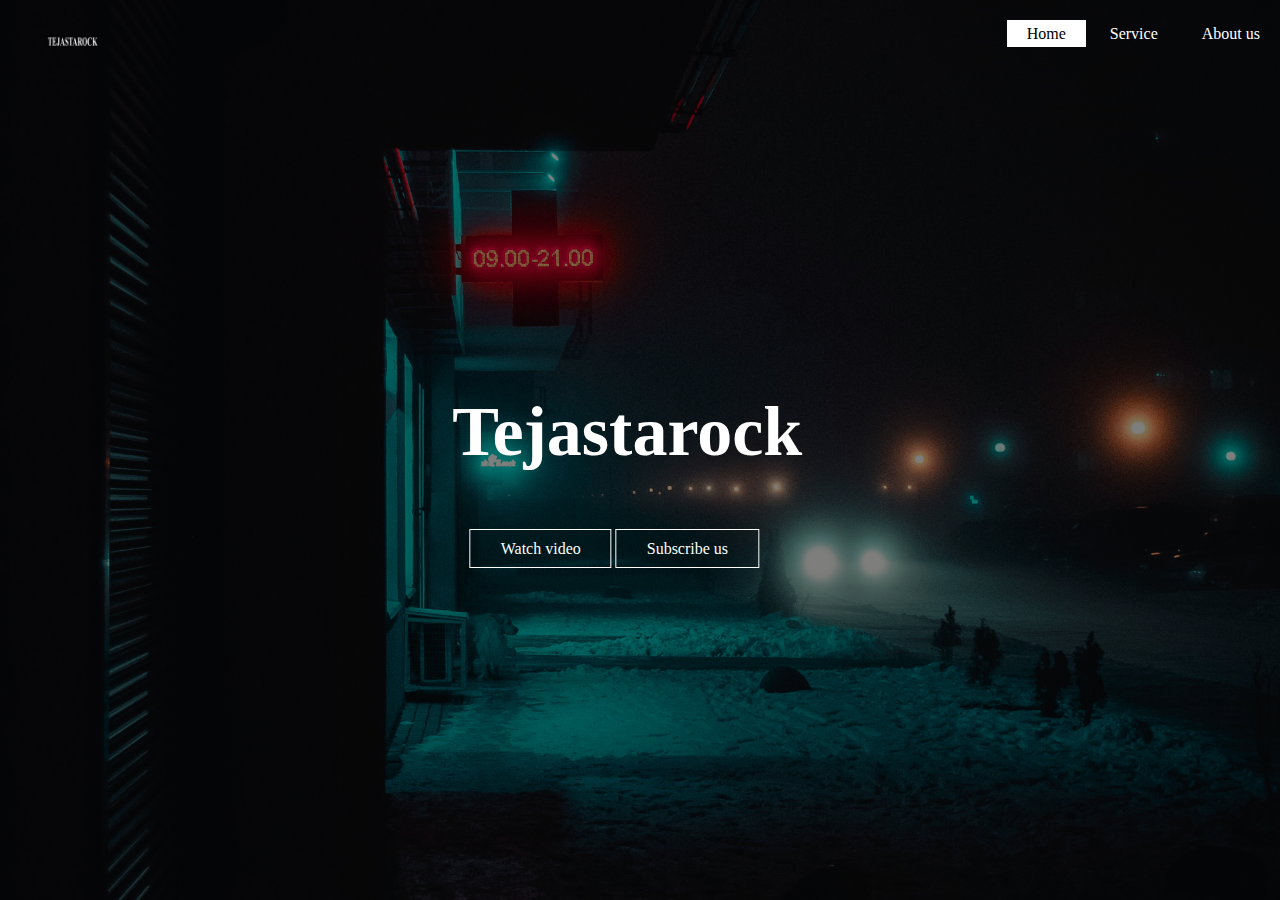
<file: index.html>
<!DOCTYPE html>
<html>
<head>
	<title>Tejastarock</title>
	<link rel="stylesheet" type="text/css" href="css/style.css">
</head>
<body>
   <header>
   	<div class="main">
   		<div class="logo">
   			<img src="logo.png">
   		</div>
   		</div>
   		<ul>
   			<li class="active"><a href="#">Home</a></li>
   			<li><a href="services.html">Service</a></li>
   			<li><a href="about.html">About us</a></li>
   		</ul>
   	</div>
   	<div class="title">
   		<h1>Tejastarock</h1>
   	</div>
   	<div class="button">
   		 <a href="https://www.youtube.com/@tejastarock4707" class="btn">Watch video</a>
   		 <a href="https://www.youtube.com/@tejastarock4707" class="btn">Subscribe us</a>
   	</div>
   </header>
</body>
</html>
</file>
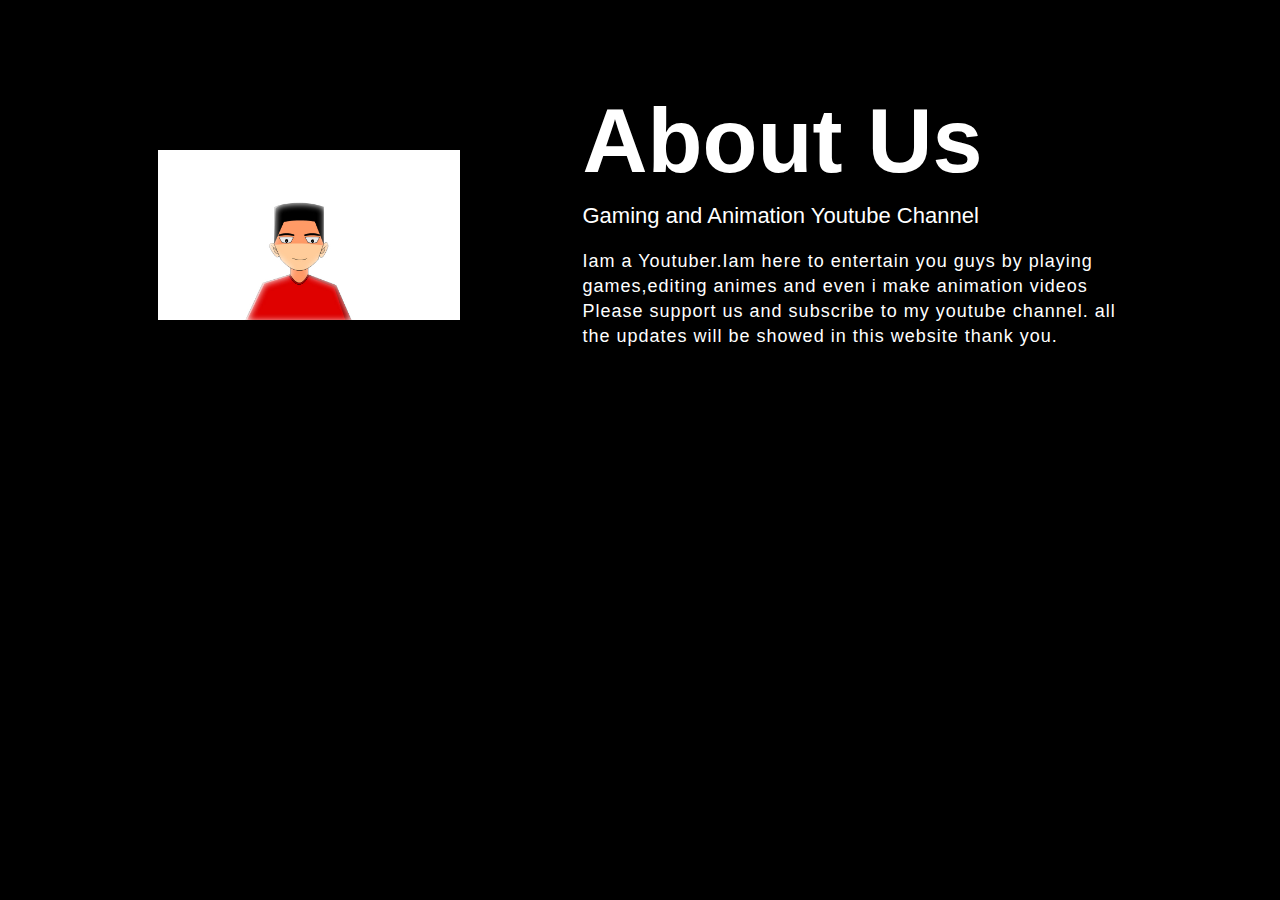
<file: about.html>
<!DOCTYPE html>
<!---Tejastarock!--->
<html lang="en">
<head>
  <meta charset="UTF-8">
  <meta name="viewport" content="width=device-width, initial-scale=1.0">
  <meta http-equiv="X-UA-Compatible" content="ie=edge">
  <title> An About Us Page | Tejastarock </title>
  <!---Custom Css File!--->
  <link rel="stylesheet" href="styles.css">
</head>
<body>
  <section class="about-us">
    <div class="about">
      <img src="tej.jpg" class="pic">
      <div class="text">
        <h2>About Us</h2>
        <h5>Gaming and<span> Animation Youtube Channel</span></h5>
          <p>Iam a Youtuber.Iam here to entertain you guys by playing games,editing animes and 
           even i make animation videos Please support us and subscribe to my youtube channel.
           all the updates will be showed in this website thank you.</p>
        <div class="data">
        </div>
      </div>
    </div>
  </section>
</body>
</html>
</file>
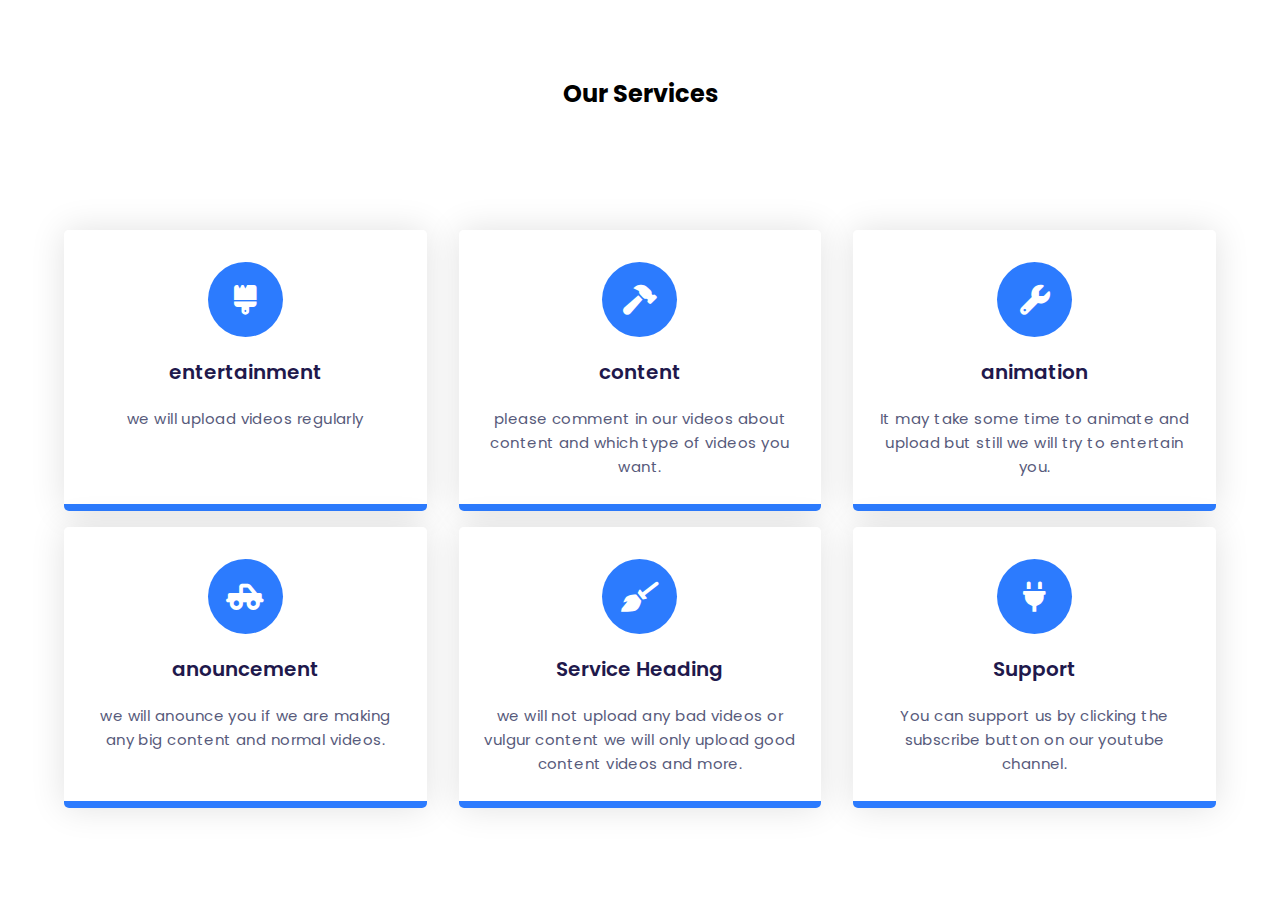
<file: services.html>
<!DOCTYPE html>
<html lang="en">
  <head>
    <meta name="viewport" content="width=device-width, initial-scale=1.0" />
    <title>Responsive Services Section</title>
    <!-- Font Awesome CDN-->
    <link
      rel="stylesheet"
      href="https://cdnjs.cloudflare.com/ajax/libs/font-awesome/6.0.0-beta3/css/all.min.css"
    />
    <!-- Google Font -->
    <link
      href="https://fonts.googleapis.com/css2?family=Poppins:wght@400;500;600&display=swap"
      rel="stylesheet"
    />
    <!-- Stylesheet -->
    <link rel="stylesheet" href="style.css" />
  </head>
  <body>
    <section>
      <div class="row">
        <h2 class="section-heading">Our Services</h2>
      </div>
      <div class="row">
        <div class="column">
          <div class="card">
            <div class="icon-wrapper">
              <i class="fas fa-brush"></i>
            </div>
            <h3>entertainment</h3>
            <p>
              we will upload videos regularly
            </p>
          </div>
        </div>
        <div class="column">
          <div class="card">
            <div class="icon-wrapper">
              <i class="fas fa-hammer"></i>
            </div>
            <h3>content</h3>
            <p>
              please comment in our videos about content and which type
              of videos you want.
            </p>
          </div>
        </div>
        <div class="column">
          <div class="card">
            <div class="icon-wrapper">
              <i class="fas fa-wrench"></i>
            </div>
            <h3>animation</h3>
            <p>
              It may take some time to animate and upload but still 
              we will try to entertain you.
            </p>
          </div>
        </div>
        <div class="column">
          <div class="card">
            <div class="icon-wrapper">
              <i class="fas fa-truck-pickup"></i>
            </div>
            <h3>anouncement</h3>
            <p>
              we will anounce you if we are making any big content and normal videos.
            </p>
          </div>
        </div>
        <div class="column">
          <div class="card">
            <div class="icon-wrapper">
              <i class="fas fa-broom"></i>
            </div>
            <h3>Service Heading</h3>
            <p>
              we will not upload any bad videos or vulgur content we will only
              upload good content videos and more.
            </p>
          </div>
        </div>
        <div class="column">
          <div class="card">
            <div class="icon-wrapper">
              <i class="fas fa-plug"></i>
            </div>
            <h3>Support</h3>
            <p>
              You can support us by clicking the subscribe button on our 
              youtube channel.
            </p>
          </div>
        </div>
      </div>
    </section>
  </body>
</html>
</file>
<file: css/style.css>
*{
	margin: 0;
	padding: 0;
	font-family: Century Gothic;

}

header{
	background-image:linear-gradient(rgba(0,0,0,0.5),rgba(0,0,0,0.5)), url(../bg.jpg);
	height: 100vh;
	background-size: cover;
	background-position: center;
}

ul{
	float: right;
	list-style-type: none;
	margin-top: 25px;

}

ul li {
	display: inline-block;
}

ul li a{
	text-decoration: none;
	color: #fff;
	padding: 5px 20px;
	border: 1px solid #fff transparent;
	transition: 0.6s ease;
}

ul li a:hover{
	background-color: #fff;
	color: #000;
}

.logo img{
	float: left;
	width: 150px;
	height: auto;
}

.main{
	max-width: 1200px;
}

.title{
	position: absolute;
	top: 48%;
	left: 49%;
	transform: translate(-50%,-50%);
}

.title h1{
	color: #fff;
	font-size: 70px;

}

.button{
position: absolute;
	top: 61%;
	left: 48%;
	transform: translate(-50%,-50%);	
}

.btn{
	border: 1px solid #fff;
	padding: 10px 30px;
	color: #fff;
	text-decoration:none;
	transition: 0.6s ease;

}

.btn:hover{
	background-color: #fff;
	color: #000;
}

ul li.active a{
	background-color: #fff;
	color: #000;
}
</file>
<file: styles.css>
*{
  margin: 0;
  padding: 0;
  box-sizing: border-box;
  font-family: 'Poppins', sans-serif;
}
.about-us{
  height: 100vh;
  width: 100%;
  padding: 90px 0;
  background: #000;
}
.pic{
  height: auto;
  width:  302px;
}
.about{
  width: 1130px;
  max-width: 85%;
  margin: 0 auto;
  display: flex;
  align-items: center;
  justify-content: space-around;
}
.text{
  width: 540px;
}
.text h2{
  font-size: 90px;
  font-weight: 600;
  margin-bottom: 10px;
  color: #fff;

}
.text h5{
  font-size: 22px;
  font-weight: 500;
  margin-bottom: 20px;
  color:#fff ;
}
span{
  color: #fff;
}
.text p{
  font-size: 18px;
  line-height: 25px;
  letter-spacing: 1px;
  color: #fff;
}
.data{
  margin-top: 30px;
}
.hire{
  font-size: 18px;
  background: #4070f4;
  color: #fff;
  text-decoration: none;
  border: none;
  padding: 8px 25px;
  border-radius: 6px;
  transition: 0.5s;
}
.hire:hover{
  background: #fff;
  border: 1px solid #4070f4;
}
</file>
<file: style.css>
* {
  padding: 0;
  margin: 0;
  box-sizing: border-box;
  font-family: "Poppins", sans-serif;
}
section {
  height: 100vh;
  width: 100%;
  display: grid;
  place-items: center;
}
.row {
  display: flex;
  flex-wrap: wrap;
}
.column {
  width: 100%;
  padding: 0 1em 1em 1em;
  text-align: center;
}
.card {
  width: 100%;
  height: 100%;
  padding: 2em 1.5em;
  background: linear-gradient(#ffffff 50%, #2c7bfe 50%);
  background-size: 100% 200%;
  background-position: 0 2.5%;
  border-radius: 5px;
  box-shadow: 0 0 35px rgba(0, 0, 0, 0.12);
  cursor: pointer;
  transition: 0.5s;
}
h3 {
  font-size: 20px;
  font-weight: 600;
  color: #1f194c;
  margin: 1em 0;
}
p {
  color: #575a7b;
  font-size: 15px;
  line-height: 1.6;
  letter-spacing: 0.03em;
}
.icon-wrapper {
  background-color: #2c7bfe;
  position: relative;
  margin: auto;
  font-size: 30px;
  height: 2.5em;
  width: 2.5em;
  color: #ffffff;
  border-radius: 50%;
  display: grid;
  place-items: center;
  transition: 0.5s;
}
.card:hover {
  background-position: 0 100%;
}
.card:hover .icon-wrapper {
  background-color: #ffffff;
  color: #2c7bfe;
}
.card:hover h3 {
  color: #ffffff;
}
.card:hover p {
  color: #f0f0f0;
}
@media screen and (min-width: 768px) {
  section {
    padding: 0 2em;
  }
  .column {
    flex: 0 50%;
    max-width: 50%;
  }
}
@media screen and (min-width: 992px) {
  section {
    padding: 1em 3em;
  }
  .column {
    flex: 0 0 33.33%;
    max-width: 33.33%;
  }
}
</file>
